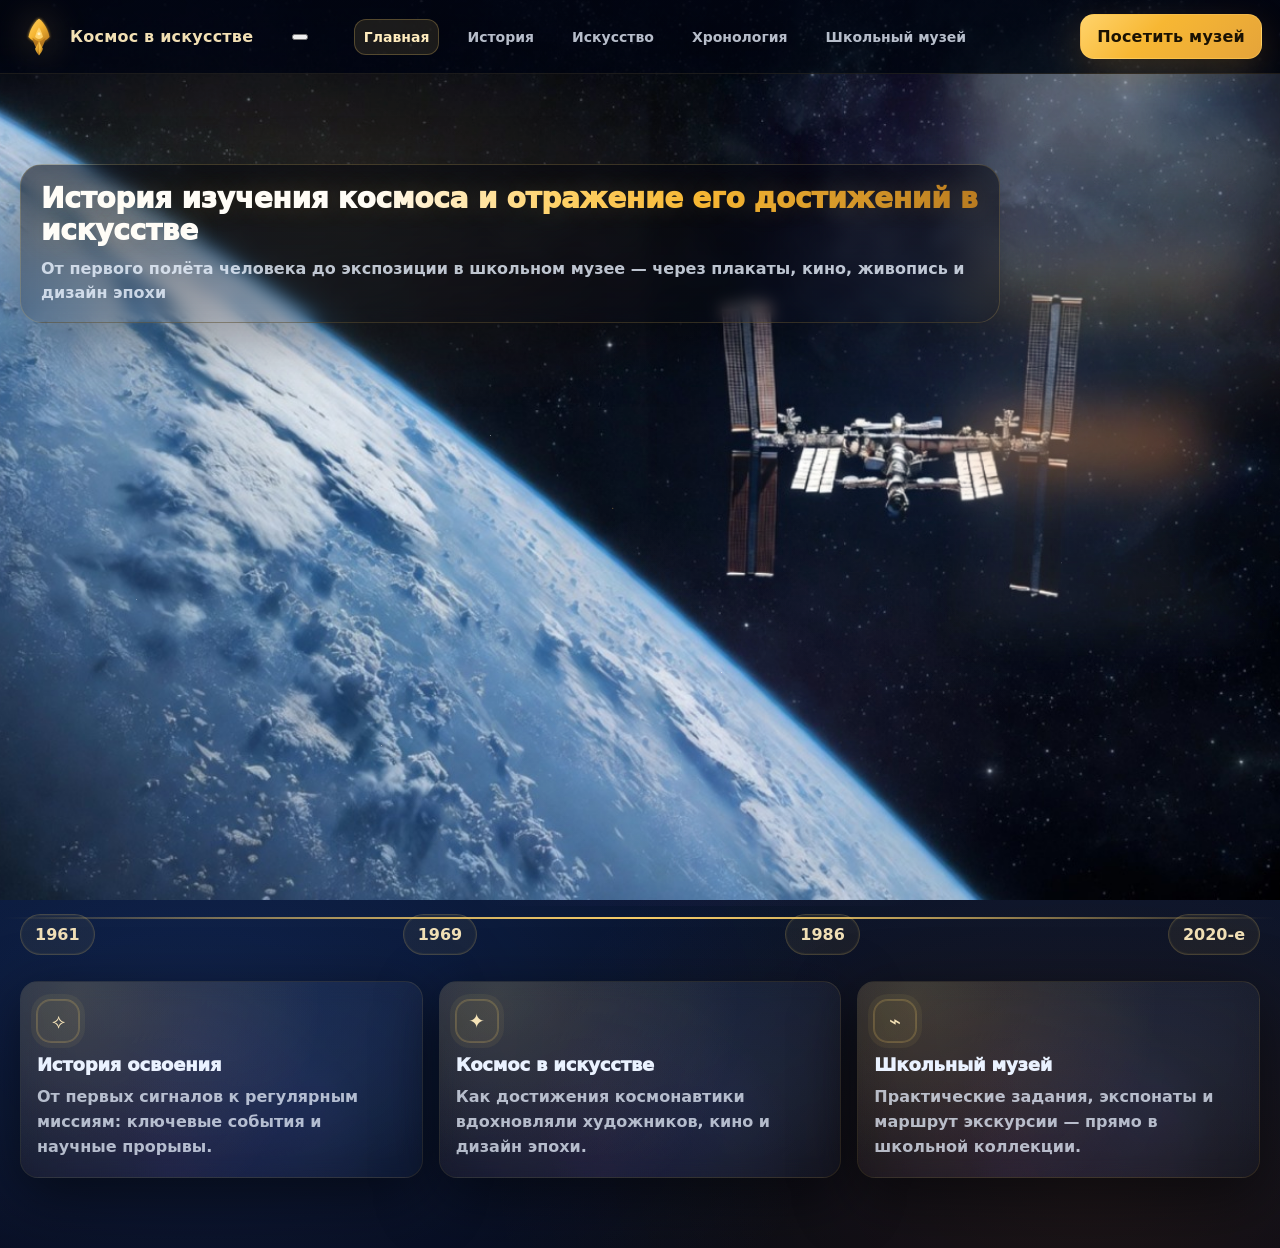
<file: index.html>
<!doctype html>
<html lang="ru">
<head>
  <meta charset="UTF-8" />
  <meta name="viewport" content="width=device-width, initial-scale=1" />
  <title>История изучений космоса и отражение его достижений в искусстве: от первого полёта до экспозиции в школьном музее</title>
  <meta name="description" content="История изучения космоса и отражение его достижений в искусстве: от первого полёта до экспозиции в школьном музее" />
  <link rel="stylesheet" href="styles.css" />
</head>
<body>
  <a class="skip-link" href="#main">Перейти к содержимому</a>

  <div class="frame" aria-label="Мокап веб-страницы">
    <header class="topbar">
      <div class="topbar__inner">
        <div class="logo" aria-label="Логотип">
          <svg class="logo__rocket" viewBox="0 0 64 64" role="img" aria-hidden="true">
            <defs>
              <linearGradient id="gGold" x1="0" y1="0" x2="1" y2="1">
                <stop offset="0" stop-color="#FFD36B"/>
                <stop offset="0.45" stop-color="#F7B733"/>
                <stop offset="1" stop-color="#B7791F"/>
              </linearGradient>
              <filter id="glow" x="-50%" y="-50%" width="200%" height="200%">
                <feGaussianBlur stdDeviation="2.2" result="blur" />
                <feColorMatrix in="blur" type="matrix"
                  values="1 0 0 0 0
                          0 1 0 0 0
                          0 0 1 0 0
                          0 0 0 0.9 0" result="colored"/>
                <feMerge>
                  <feMergeNode in="colored"/>
                  <feMergeNode in="SourceGraphic"/>
                </feMerge>
              </filter>
            </defs>
            <path filter="url(#glow)" fill="url(#gGold)" d="M32 4c8 6 14 17 16 28-5 5-10 8-16 9-6-1-11-4-16-9C18 21 24 10 32 4z"/>
            <path fill="#B7791F" d="M22 33c4 3 7 5 10 6 3-1 6-3 10-6-1 8-5 15-10 23-5-8-9-15-10-23z" opacity="0.95"/>
            <path fill="#FFD36B" d="M32 17c3 5 5 10 6 15-2 2-4 3-6 3s-4-1-6-3c1-5 3-10 6-15z"/>
            <circle cx="32" cy="27" r="2.3" fill="#FFF0C2" opacity="0.95"/>
            <path fill="url(#gGold)" d="M32 38l0 22c-2-2-5-6-6-10 2-4 4-7 6-12z" opacity="0.9"/>
            <path fill="url(#gGold)" d="M32 38l0 22c2-2 5-6 6-10-2-4-4-7-6-12z" opacity="0.9"/>
          </svg>
          <span class="logo__text">Космос в искусстве</span>
        </div>

        <button class="topbar__burger" type="button" aria-label="Открыть меню" aria-controls="site-nav" aria-expanded="false">
          <span class="topbar__burger-lines" aria-hidden="true"></span>
        </button>

        <nav id="site-nav" class="nav" aria-label="Главное меню">
          <a class="nav__link is-active" href="#main">Главная</a>
              <a class="nav__link" href="history.html">История</a>

              <a class="nav__link" href="art.html">Искусство</a>
          <a class="nav__link" href="chronology.html">Хронология</a>
          <a class="nav__link" href="#school-museum">Школьный музей</a>
          
        </nav>


        <div class="topbar__cta">
          <a class="btn btn--gold" href="#school-museum">Посетить музей</a>
        </div>
      </div>
    </header>

    <main id="main" class="main">
      <section class="hero" aria-label="Главный баннер">
        <div class="hero__overlay" aria-hidden="true">
          <div class="hero__overlay-inner">
            <div class="hero__overlay-title">История изучения космоса и отражение его достижений в искусстве</div>
            <div class="hero__overlay-subtitle">От первого полёта человека до экспозиции в школьном музее — через плакаты, кино, живопись и дизайн эпохи</div>
          </div>
        </div>

        <div class="hero__bg" aria-hidden="true">
          <div class="stars" />
          <div class="nebula nebula--a" />
          <div class="nebula nebula--b" />
        </div>

        <div class="hero__content">
          <div class="hero__left">
            <div class="kicker">Исследовательская • Образовательный маршрут</div>
<h1 class="hero__title">
              <span class="hero__title-main">История изучения космоса</span>
              <span class="hero__title-sub">и отражение его достижений</span>
              <span class="hero__title-sub hero__title-sub--gold">в искусстве</span>
            </h1>
            <p class="hero__subtitle">От первого полёта человека до экспозиции в школьном музее</p>

            <div class="hero__actions">
              <a class="btn btn--orange btn--xl" href="history.html">Начать путешествие</a>
              <a class="btn btn--ghost btn--xl" href="#gallery">Перейти в галерею</a>
            </div>

            <div class="hero__meta" role="list">
              <div class="meta-item" role="listitem">
                <span class="meta-item__dot" aria-hidden="true"></span>
                <span>Лекции и артефакты</span>
              </div>
              <div class="meta-item" role="listitem">
                <span class="meta-item__dot" aria-hidden="true"></span>
                <span>Путеводитель по эпохам</span>
              </div>
              <div class="meta-item" role="listitem">
                <span class="meta-item__dot" aria-hidden="true"></span>
                <span>Искусство космических идей</span>
              </div>
            </div>
          </div>

          <div class="hero__right" aria-hidden="true">
            <div class="space-scene">
              <!-- Planet Earth -->
              <div class="earth" aria-hidden="true">
                <div class="earth__glow"></div>
                <div class="earth__surface"></div>
                <div class="earth__atmo"></div>
                <div class="earth__clouds"></div>
              </div>

              <!-- ISS (simplified mock) -->
              <svg class="iss" viewBox="0 0 720 360" preserveAspectRatio="xMidYMid meet">
                <defs>
                  <linearGradient id="issG" x1="0" y1="0" x2="1" y2="0">
                    <stop offset="0" stop-color="#EAEFF7" stop-opacity="0.95"/>
                    <stop offset="0.5" stop-color="#7AA7FF" stop-opacity="0.8"/>
                    <stop offset="1" stop-color="#FFFFFF" stop-opacity="0.95"/>
                  </linearGradient>
                  <filter id="issGlow" x="-30%" y="-30%" width="160%" height="160%">
                    <feGaussianBlur stdDeviation="2.2" result="b"/>
                    <feMerge>
                      <feMergeNode in="b"/>
                      <feMergeNode in="SourceGraphic"/>
                    </feMerge>
                  </filter>
                </defs>

                <g filter="url(#issGlow)" opacity="0.95">
                  <path d="M330 192 L520 156" stroke="url(#issG)" stroke-width="8" stroke-linecap="round" fill="none"/>
                  <path d="M350 222 L560 186" stroke="url(#issG)" stroke-width="6" stroke-linecap="round" fill="none"/>

                  <path d="M220 238 L510 160" stroke="#BFD8FF" stroke-width="2" opacity="0.7" fill="none"/>
                  <path d="M235 262 L540 174" stroke="#A9C8FF" stroke-width="2" opacity="0.65" fill="none"/>

                  <!-- Solar panel -->
                  <g opacity="0.95">
                    <path d="M520 156 L625 126" stroke="#CDE2FF" stroke-width="6" stroke-linecap="round"/>
                    <path d="M512 176 L642 146" stroke="#CDE2FF" stroke-width="2" opacity="0.6"/>
                    <g fill="#D7ECFF" opacity="0.55">
                      <rect x="584" y="140" width="14" height="36" rx="4" />
                      <rect x="604" y="135" width="14" height="36" rx="4" />
                      <rect x="624" y="130" width="14" height="36" rx="4" />
                    </g>
                  </g>

                  <!-- Body -->
                  <path d="M280 210 C305 198 345 190 390 183" stroke="url(#issG)" stroke-width="10" stroke-linecap="round" fill="none"/>
                  <rect x="318" y="194" width="82" height="46" rx="18" fill="#EAF2FF" opacity="0.25"/>
                  <rect x="338" y="204" width="50" height="22" rx="10" fill="#7AA7FF" opacity="0.45"/>

                  <!-- Windows dots -->
                  <g fill="#CBE2FF" opacity="0.7">
                    <circle cx="350" cy="213" r="4"/>
                    <circle cx="366" cy="208" r="4"/>
                    <circle cx="382" cy="204" r="4"/>
                  </g>
                </g>
              </svg>

              <div class="orbit" />
              <div class="comet" />
            </div>
          </div>
        </div>
      </section>

      <section id="timeline" class="timeline" aria-label="Временная шкала">
        <div class="timeline__line" aria-hidden="true"></div>
        <div class="timeline__item">1961</div>
        <div class="timeline__item">1969</div>
        <div class="timeline__item">1986</div>
        <div class="timeline__item">2020-е</div>
      </section>

      <section class="cards" aria-label="Ключевые разделы">
        <article class="card" id="history">
          <div class="card__icon" aria-hidden="true">⟡</div>
          <h2 class="card__title">История освоения</h2>
          <p class="card__text">От первых сигналов к регулярным миссиям: ключевые события и научные прорывы.</p>
        </article>

        <article class="card" id="art">
          <div class="card__icon" aria-hidden="true">✦</div>
          <h2 class="card__title">Космос в искусстве</h2>
          <p class="card__text">Как достижения космонавтики вдохновляли художников, кино и дизайн эпохи.</p>
        </article>

        <article class="card" id="school-museum">
          <div class="card__icon" aria-hidden="true">⌁</div>
          <h2 class="card__title">Школьный музей</h2>
          <p class="card__text">Практические задания, экспонаты и маршрут экскурсии — прямо в школьной коллекции.</p>
        </article>
      </section>

      
    </main>
  </div>

  <script src="app.js"></script>
</body>
</html>
</file>
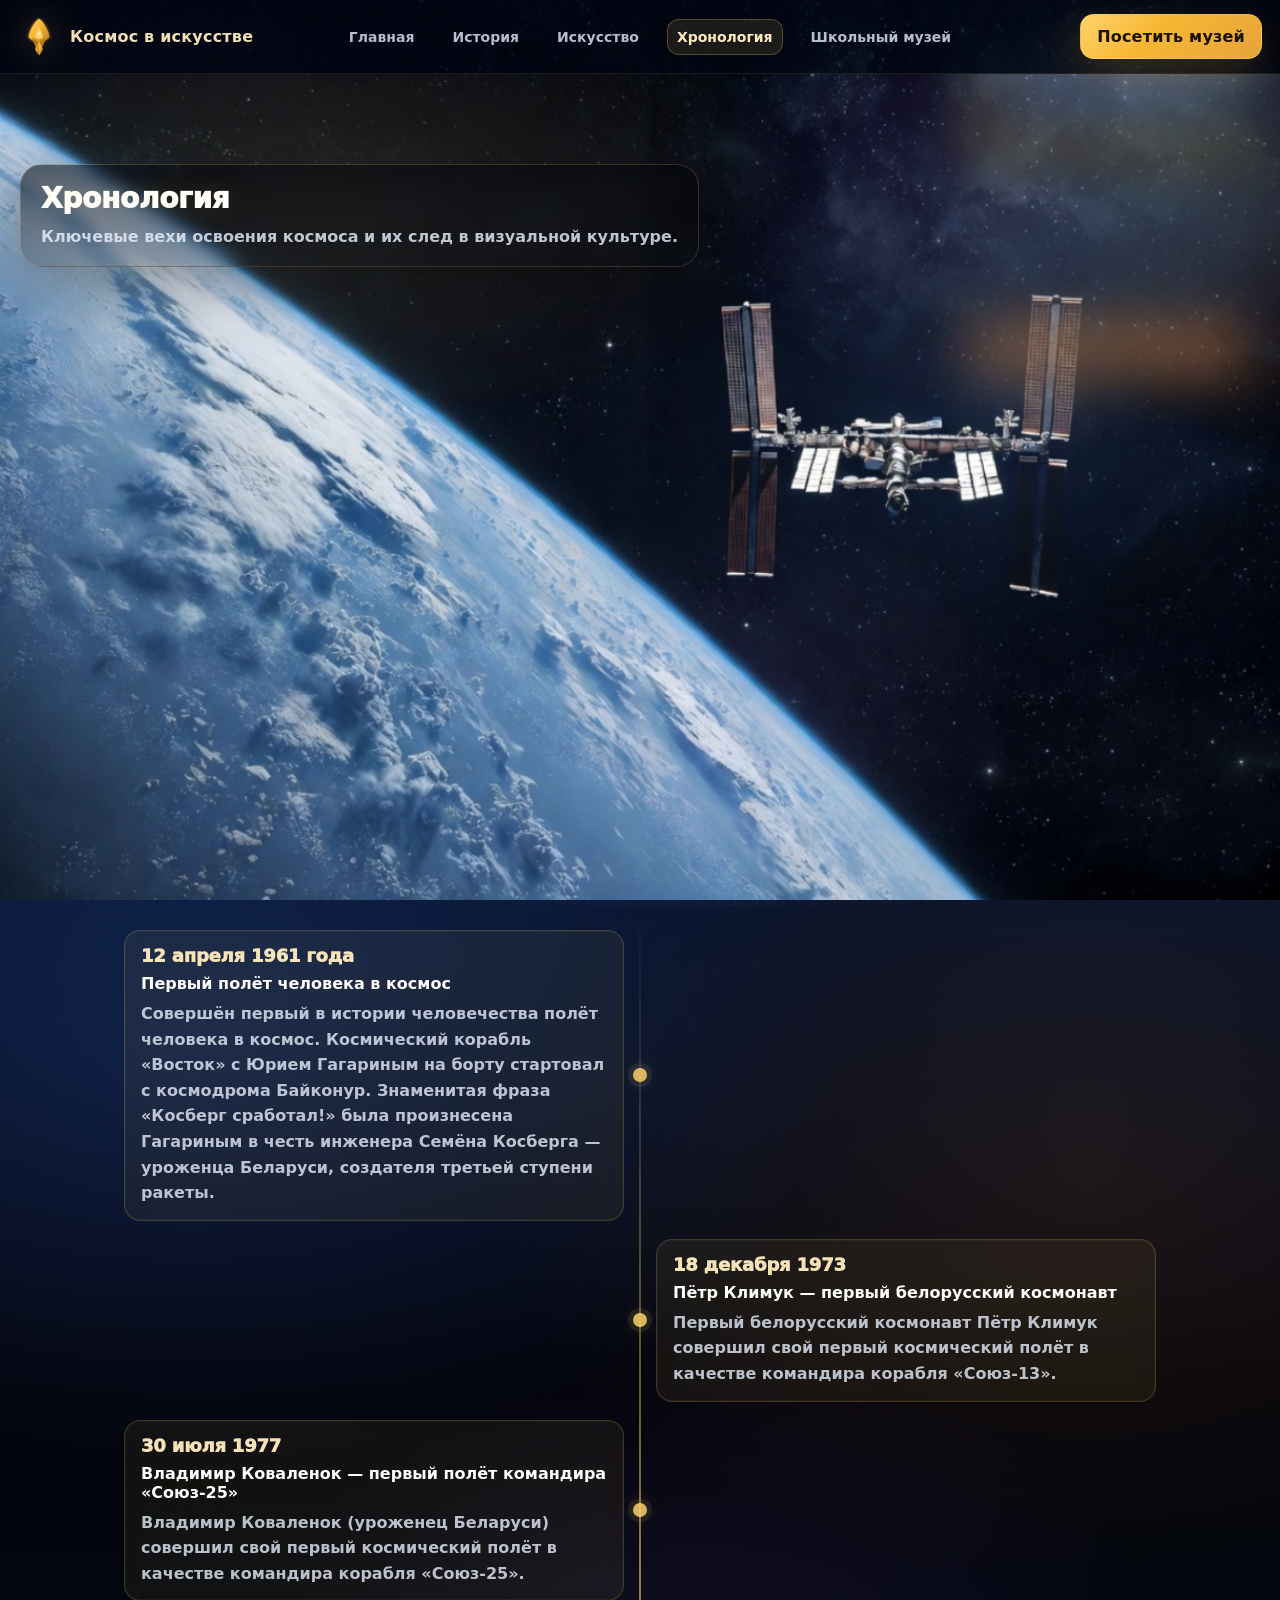
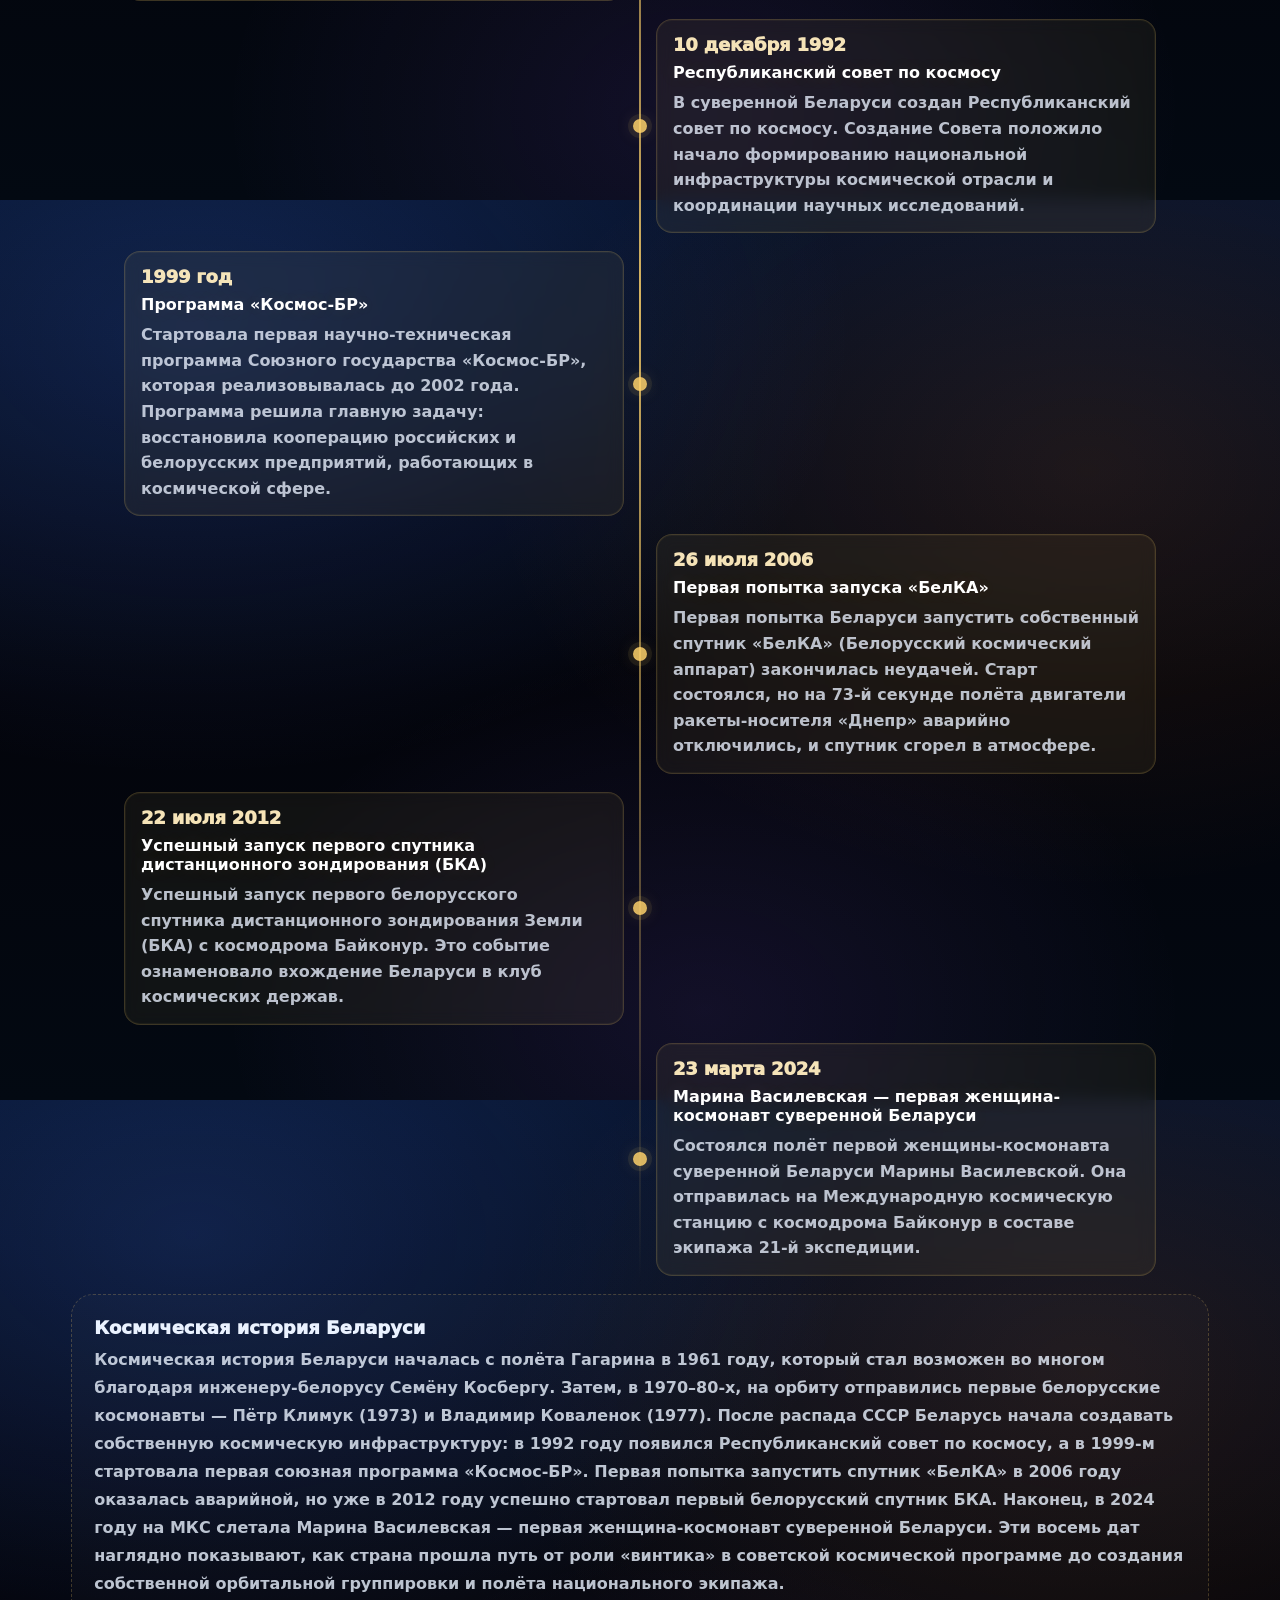
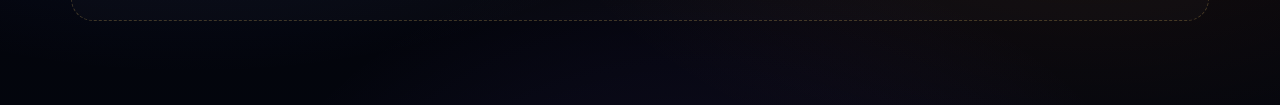
<file: chronology.html>
<!doctype html>
<html lang="ru">
<head>
  <meta charset="UTF-8" />
  <meta name="viewport" content="width=device-width, initial-scale=1" />
  <title>Хронология — Космос в искусстве</title>
  <meta name="description" content="Страница «Хронология»: основные вехи освоения космоса и их влияние на визуальную культуру." />
  <link rel="stylesheet" href="styles.css" />
</head>
<body>
  <a class="skip-link" href="#main">Перейти к содержимому</a>

  <div class="frame" aria-label="Мокап веб-страницы">
    <header class="topbar">
      <div class="topbar__inner">
        <div class="logo" aria-label="Логотип">
          <svg class="logo__rocket" viewBox="0 0 64 64" role="img" aria-hidden="true">
            <defs>
              <linearGradient id="gGold" x1="0" y1="0" x2="1" y2="1">
                <stop offset="0" stop-color="#FFD36B"/>
                <stop offset="0.45" stop-color="#F7B733"/>
                <stop offset="1" stop-color="#B7791F"/>
              </linearGradient>
              <filter id="glow" x="-50%" y="-50%" width="200%" height="200%">
                <feGaussianBlur stdDeviation="2.2" result="blur" />
                <feColorMatrix in="blur" type="matrix"
                  values="1 0 0 0 0
                          0 1 0 0 0
                          0 0 1 0 0
                          0 0 0 0.9 0" result="colored"/>
                <feMerge>
                  <feMergeNode in="colored"/>
                  <feMergeNode in="SourceGraphic"/>
                </feMerge>
              </filter>
            </defs>
            <path filter="url(#glow)" fill="url(#gGold)" d="M32 4c8 6 14 17 16 28-5 5-10 8-16 9-6-1-11-4-16-9C18 21 24 10 32 4z"/>
            <path fill="#B7791F" d="M22 33c4 3 7 5 10 6 3-1 6-3 10-6-1 8-5 15-10 23-5-8-9-15-10-23z" opacity="0.95"/>
            <path fill="#FFD36B" d="M32 17c3 5 5 10 6 15-2 2-4 3-6 3s-4-1-6-3c1-5 3-10 6-15z"/>
            <circle cx="32" cy="27" r="2.3" fill="#FFF0C2" opacity="0.95"/>
            <path fill="url(#gGold)" d="M32 38l0 22c-2-2-5-6-6-10 2-4 4-7 6-12z" opacity="0.9"/>
            <path fill="url(#gGold)" d="M32 38l0 22c2-2 5-6 6-10-2-4-4-7-6-12z" opacity="0.9"/>
          </svg>
          <span class="logo__text">Космос в искусстве</span>
        </div>

        <nav class="nav" aria-label="Главное меню">
          <a class="nav__link" href="index.html">Главная</a>
          <a class="nav__link" href="history.html">История</a>
          <a class="nav__link" href="art.html">Искусство</a>
          <a class="nav__link is-active" href="chronology.html">Хронология</a>
          <a class="nav__link" href="#school-museum">Школьный музей</a>
        </nav>

        <div class="topbar__cta">
          <a class="btn btn--gold" href="index.html#school-museum">Посетить музей</a>
        </div>
      </div>
    </header>

    <main id="main" class="main">
      <section class="hero" aria-label="Заголовок страницы">
        <div class="hero__overlay" aria-hidden="true">
          <div class="hero__overlay-inner">
            <div class="hero__overlay-title">Хронология</div>
            <div class="hero__overlay-subtitle">Ключевые вехи освоения космоса и их след в визуальной культуре.</div>
          </div>
        </div>

        <div class="hero__bg" aria-hidden="true">
          <div class="stars" />
          <div class="nebula nebula--a" />
          <div class="nebula nebula--b" />
        </div>

        <div class="hero__content">
          <div class="hero__left">
            <div class="kicker">Раздел • Хронология</div>
            <h1 class="hero__title">
              <span class="hero__title-main">Хронология</span>
              <span class="hero__title-sub">вехи космоса</span>
              <span class="hero__title-sub hero__title-sub--gold">и вдохновение</span>
            </h1>
            <p class="hero__subtitle">Прокрутите временную шкалу и выберите событие. Текст ниже — краткие пояснения для учебной страницы.</p>

            <div class="hero__actions">
              <a class="btn btn--orange btn--xl" href="index.html#timeline">К хронологии на главной</a>
              <a class="btn btn--ghost btn--xl" href="#timeline-detail">К деталям</a>
            </div>
          </div>

          <div class="hero__right" aria-hidden="true">
            <div class="space-scene">
              <div class="earth">
                <div class="earth__glow"></div>
                <div class="earth__surface"></div>
                <div class="earth__atmo"></div>
                <div class="earth__clouds"></div>
              </div>

              <svg class="iss" viewBox="0 0 720 360" preserveAspectRatio="xMidYMid meet">
                <defs>
                  <linearGradient id="issG" x1="0" y1="0" x2="1" y2="0">
                    <stop offset="0" stop-color="#EAEFF7" stop-opacity="0.95"/>
                    <stop offset="0.5" stop-color="#7AA7FF" stop-opacity="0.8"/>
                    <stop offset="1" stop-color="#FFFFFF" stop-opacity="0.95"/>
                  </linearGradient>
                  <filter id="issGlow" x="-30%" y="-30%" width="160%" height="160%">
                    <feGaussianBlur stdDeviation="2.2" result="b"/>
                    <feMerge>
                      <feMergeNode in="b"/>
                      <feMergeNode in="SourceGraphic"/>
                    </feMerge>
                  </filter>
                </defs>

                <g filter="url(#issGlow)" opacity="0.95">
                  <path d="M330 192 L520 156" stroke="url(#issG)" stroke-width="8" stroke-linecap="round" fill="none"/>
                  <path d="M350 222 L560 186" stroke="url(#issG)" stroke-width="6" stroke-linecap="round" fill="none"/>

                  <path d="M220 238 L510 160" stroke="#BFD8FF" stroke-width="2" opacity="0.7" fill="none"/>
                  <path d="M235 262 L540 174" stroke="#A9C8FF" stroke-width="2" opacity="0.65" fill="none"/>

                  <g opacity="0.95">
                    <path d="M520 156 L625 126" stroke="#CDE2FF" stroke-width="6" stroke-linecap="round"/>
                    <path d="M512 176 L642 146" stroke="#CDE2FF" stroke-width="2" opacity="0.6"/>
                    <g fill="#D7ECFF" opacity="0.55">
                      <rect x="584" y="140" width="14" height="36" rx="4" />
                      <rect x="604" y="135" width="14" height="36" rx="4" />
                      <rect x="624" y="130" width="14" height="36" rx="4" />
                    </g>
                  </g>

                  <path d="M280 210 C305 198 345 190 390 183" stroke="url(#issG)" stroke-width="10" stroke-linecap="round" fill="none"/>
                  <rect x="318" y="194" width="82" height="46" rx="18" fill="#EAF2FF" opacity="0.25"/>
                  <rect x="338" y="204" width="50" height="22" rx="10" fill="#7AA7FF" opacity="0.45"/>

                  <g fill="#CBE2FF" opacity="0.7">
                    <circle cx="350" cy="213" r="4"/>
                    <circle cx="366" cy="208" r="4"/>
                    <circle cx="382" cy="204" r="4"/>
                  </g>
                </g>
              </svg>

              <div class="orbit"></div>
              <div class="comet"></div>
            </div>
          </div>
        </div>
      </section>

      <section id="timeline" class="chronology" aria-label="Вертикальная хронология">
        <div class="chronology__track" aria-hidden="true"></div>

        <article class="chronology__event" data-year="12 апреля 1961">
          <div class="chronology__dot" aria-hidden="true"></div>
          <a class="chronology__card" href="#timeline-detail" aria-label="12 апреля 1961 года">
            <div class="chronology__year">12 апреля 1961 года</div>
            <div class="chronology__title">Первый полёт человека в космос</div>
            <div class="chronology__text">Совершён первый в истории человечества полёт человека в космос. Космический корабль «Восток» с Юрием Гагариным на борту стартовал с космодрома Байконур. Знаменитая фраза «Косберг сработал!» была произнесена Гагариным в честь инженера Семёна Косберга — уроженца Беларуси, создателя третьей ступени ракеты.</div>
          </a>
        </article>

        <article class="chronology__event" data-year="18 декабря 1973">
          <div class="chronology__dot" aria-hidden="true"></div>
          <a class="chronology__card" href="#timeline-detail" aria-label="18 декабря 1973 года">
            <div class="chronology__year">18 декабря 1973</div>
            <div class="chronology__title">Пётр Климук — первый белорусский космонавт</div>
            <div class="chronology__text">Первый белорусский космонавт Пётр Климук совершил свой первый космический полёт в качестве командира корабля «Союз-13».</div>
          </a>
        </article>

        <article class="chronology__event" data-year="30 июля 1977">
          <div class="chronology__dot" aria-hidden="true"></div>
          <a class="chronology__card" href="#timeline-detail" aria-label="30 июля 1977 года">
            <div class="chronology__year">30 июля 1977</div>
            <div class="chronology__title">Владимир Коваленок — первый полёт командира «Союз-25»</div>
            <div class="chronology__text">Владимир Коваленок (уроженец Беларуси) совершил свой первый космический полёт в качестве командира корабля «Союз-25».</div>
          </a>
        </article>

        <article class="chronology__event" data-year="10 декабря 1992">
          <div class="chronology__dot" aria-hidden="true"></div>
          <a class="chronology__card" href="#timeline-detail" aria-label="10 декабря 1992 года">
            <div class="chronology__year">10 декабря 1992</div>
            <div class="chronology__title">Республиканский совет по космосу</div>
            <div class="chronology__text">В суверенной Беларуси создан Республиканский совет по космосу. Создание Совета положило начало формированию национальной инфраструктуры космической отрасли и координации научных исследований.</div>
          </a>
        </article>

        <article class="chronology__event" data-year="1999">
          <div class="chronology__dot" aria-hidden="true"></div>
          <a class="chronology__card" href="#timeline-detail" aria-label="1999 год">
            <div class="chronology__year">1999 год</div>
            <div class="chronology__title">Программа «Космос-БР»</div>
            <div class="chronology__text">Стартовала первая научно-техническая программа Союзного государства «Космос-БР», которая реализовывалась до 2002 года. Программа решила главную задачу: восстановила кооперацию российских и белорусских предприятий, работающих в космической сфере.</div>
          </a>
        </article>

        <article class="chronology__event" data-year="26 июля 2006">
          <div class="chronology__dot" aria-hidden="true"></div>
          <a class="chronology__card" href="#timeline-detail" aria-label="26 июля 2006 года">
            <div class="chronology__year">26 июля 2006</div>
            <div class="chronology__title">Первая попытка запуска «БелКА»</div>
            <div class="chronology__text">Первая попытка Беларуси запустить собственный спутник «БелКА» (Белорусский космический аппарат) закончилась неудачей. Старт состоялся, но на 73-й секунде полёта двигатели ракеты-носителя «Днепр» аварийно отключились, и спутник сгорел в атмосфере.</div>
          </a>
        </article>

        <article class="chronology__event" data-year="22 июля 2012">
          <div class="chronology__dot" aria-hidden="true"></div>
          <a class="chronology__card" href="#timeline-detail" aria-label="22 июля 2012 года">
            <div class="chronology__year">22 июля 2012</div>
            <div class="chronology__title">Успешный запуск первого спутника дистанционного зондирования (БКА)</div>
            <div class="chronology__text">Успешный запуск первого белорусского спутника дистанционного зондирования Земли (БКА) с космодрома Байконур. Это событие ознаменовало вхождение Беларуси в клуб космических держав.</div>
          </a>
        </article>

        <article class="chronology__event" data-year="23 марта 2024">
          <div class="chronology__dot" aria-hidden="true"></div>
          <a class="chronology__card" href="#timeline-detail" aria-label="23 марта 2024 года">
            <div class="chronology__year">23 марта 2024</div>
            <div class="chronology__title">Марина Василевская — первая женщина-космонавт суверенной Беларуси</div>
            <div class="chronology__text">Состоялся полёт первой женщины-космонавта суверенной Беларуси Марины Василевской. Она отправилась на Международную космическую станцию с космодрома Байконур в составе экипажа 21-й экспедиции.</div>
          </a>
        </article>

      </section>


      <section id="timeline-detail" class="section-spacer" aria-label="Текст о космической истории Беларуси" style="max-width:92%; margin:-16px auto 0; padding-bottom:44px;">

        <div class="gallery-hint">
          <div class="gallery-hint__title">Космическая история Беларуси</div>
          <div class="gallery-hint__sub" id="timeline-text">
            <p style="margin:0; font-weight:650; line-height:1.75; color: rgba(234,242,255,.80);">
              Космическая история Беларуси началась с полёта Гагарина в 1961 году, который стал возможен во многом благодаря инженеру-белорусу Семёну Косбергу. Затем, в 1970–80-х, на орбиту отправились первые белорусские космонавты — Пётр Климук (1973) и Владимир Коваленок (1977). После распада СССР Беларусь начала создавать собственную космическую инфраструктуру: в 1992 году появился Республиканский совет по космосу, а в 1999-м стартовала первая союзная программа «Космос-БР». Первая попытка запустить спутник «БелКА» в 2006 году оказалась аварийной, но уже в 2012 году успешно стартовал первый белорусский спутник БКА. Наконец, в 2024 году на МКС слетала Марина Василевская — первая женщина-космонавт суверенной Беларуси. Эти восемь дат наглядно показывают, как страна прошла путь от роли «винтика» в советской космической программе до создания собственной орбитальной группировки и полёта национального экипажа.
            </p>
          </div>
        </div>
      </section>


    </main>
  </div>

  <script src="app.js"></script>
  <script>
    // Minimal local interactivity: highlight selected year card
    (function () {
      const links = Array.from(document.querySelectorAll('#timeline .timeline__item'));
      const cards = Array.from(document.querySelectorAll('#timeline-detail .card[data-year]'));
      const text = document.getElementById('timeline-text');

      const setActive = (year) => {
        links.forEach(a => a.style.backgroundColor = '');
        cards.forEach(c => {
          const isActive = c.getAttribute('data-year') === year;
          c.style.borderColor = isActive ? 'rgba(255,211,107,.35)' : 'rgba(255,211,107,.12)';
          c.style.transform = isActive ? 'translateY(-2px)' : '';
          c.style.transition = 'transform .15s ease, border-color .15s ease';
        });
      };

      links.forEach(a => {
        a.addEventListener('click', (e) => {
          const year = a.getAttribute('data-year');
          if (year) {
            setActive(year);
            const p = text.querySelector('p');
            if (p) {
              p.textContent = `Выбрано: ${year}. Ниже — короткие заметки по вехе.`;
            }
          }
        });
      });
    })();
  </script>
</body>
</html>
</file>
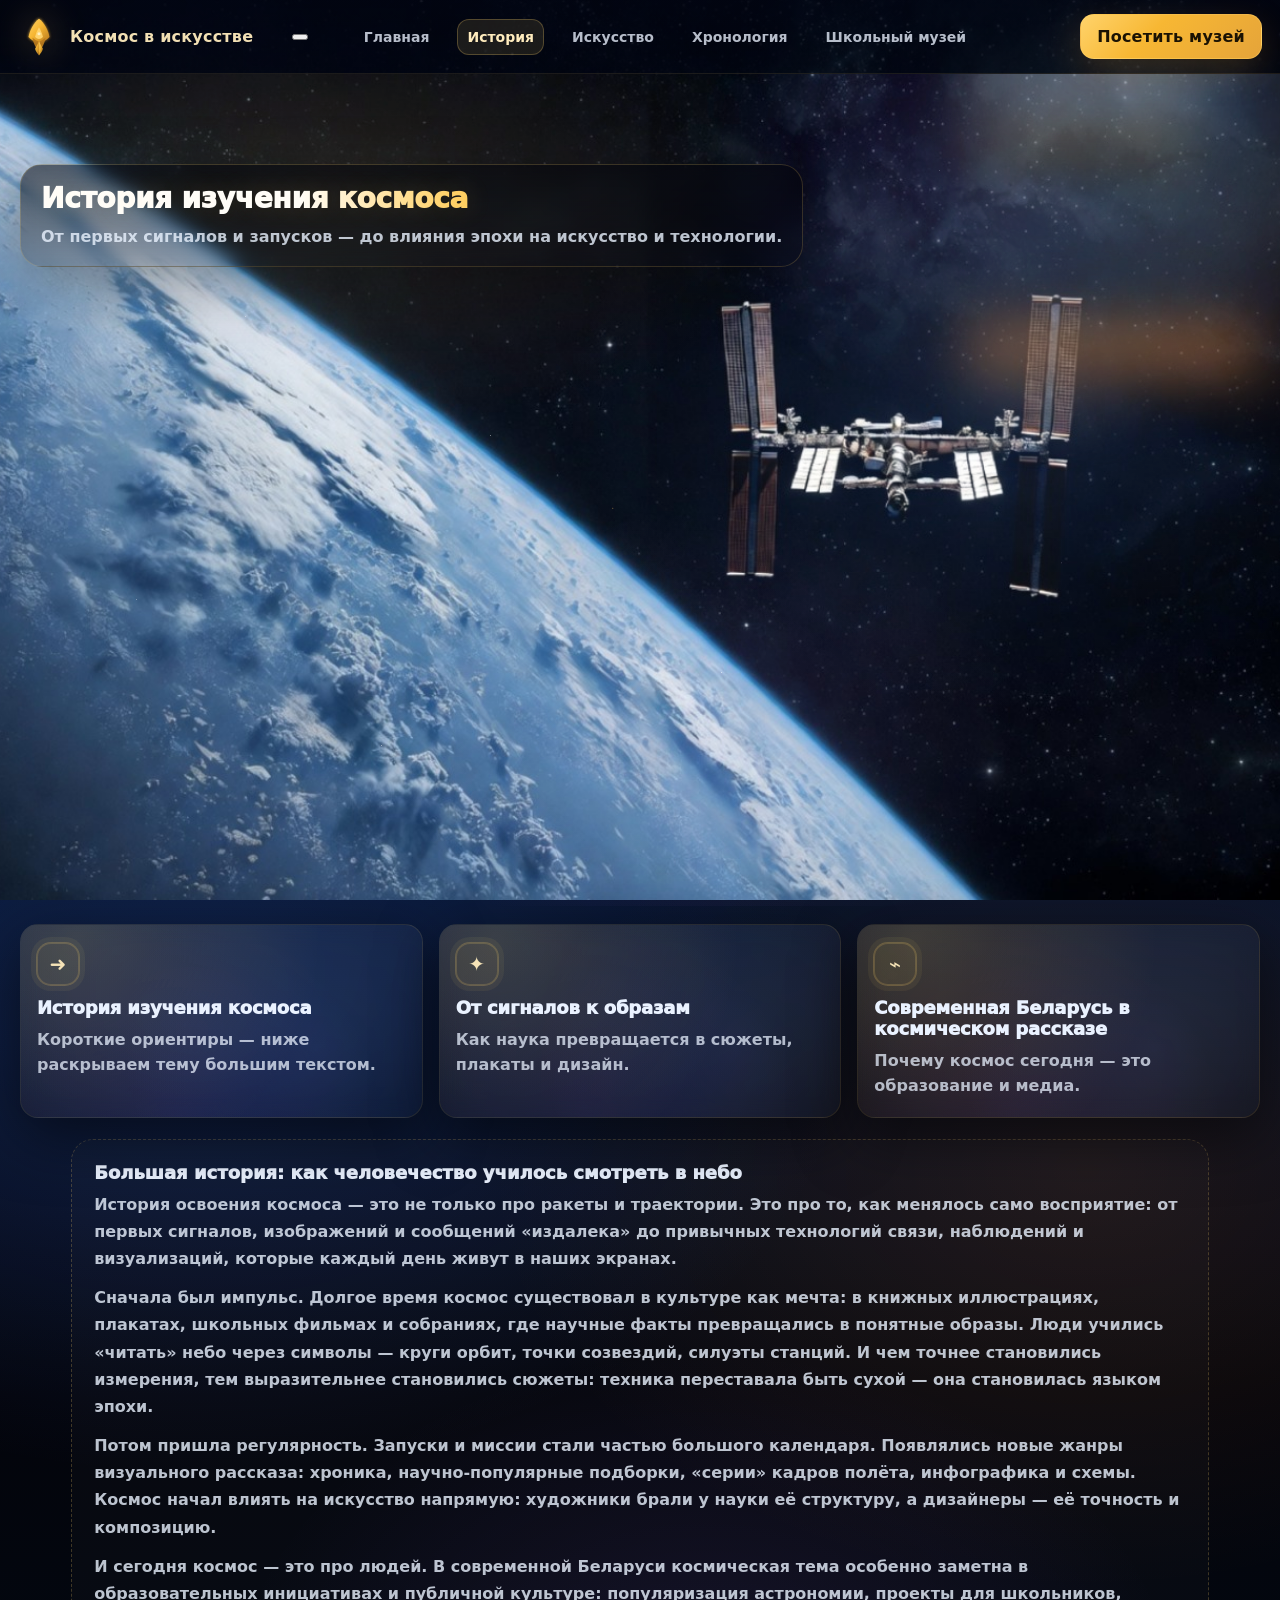
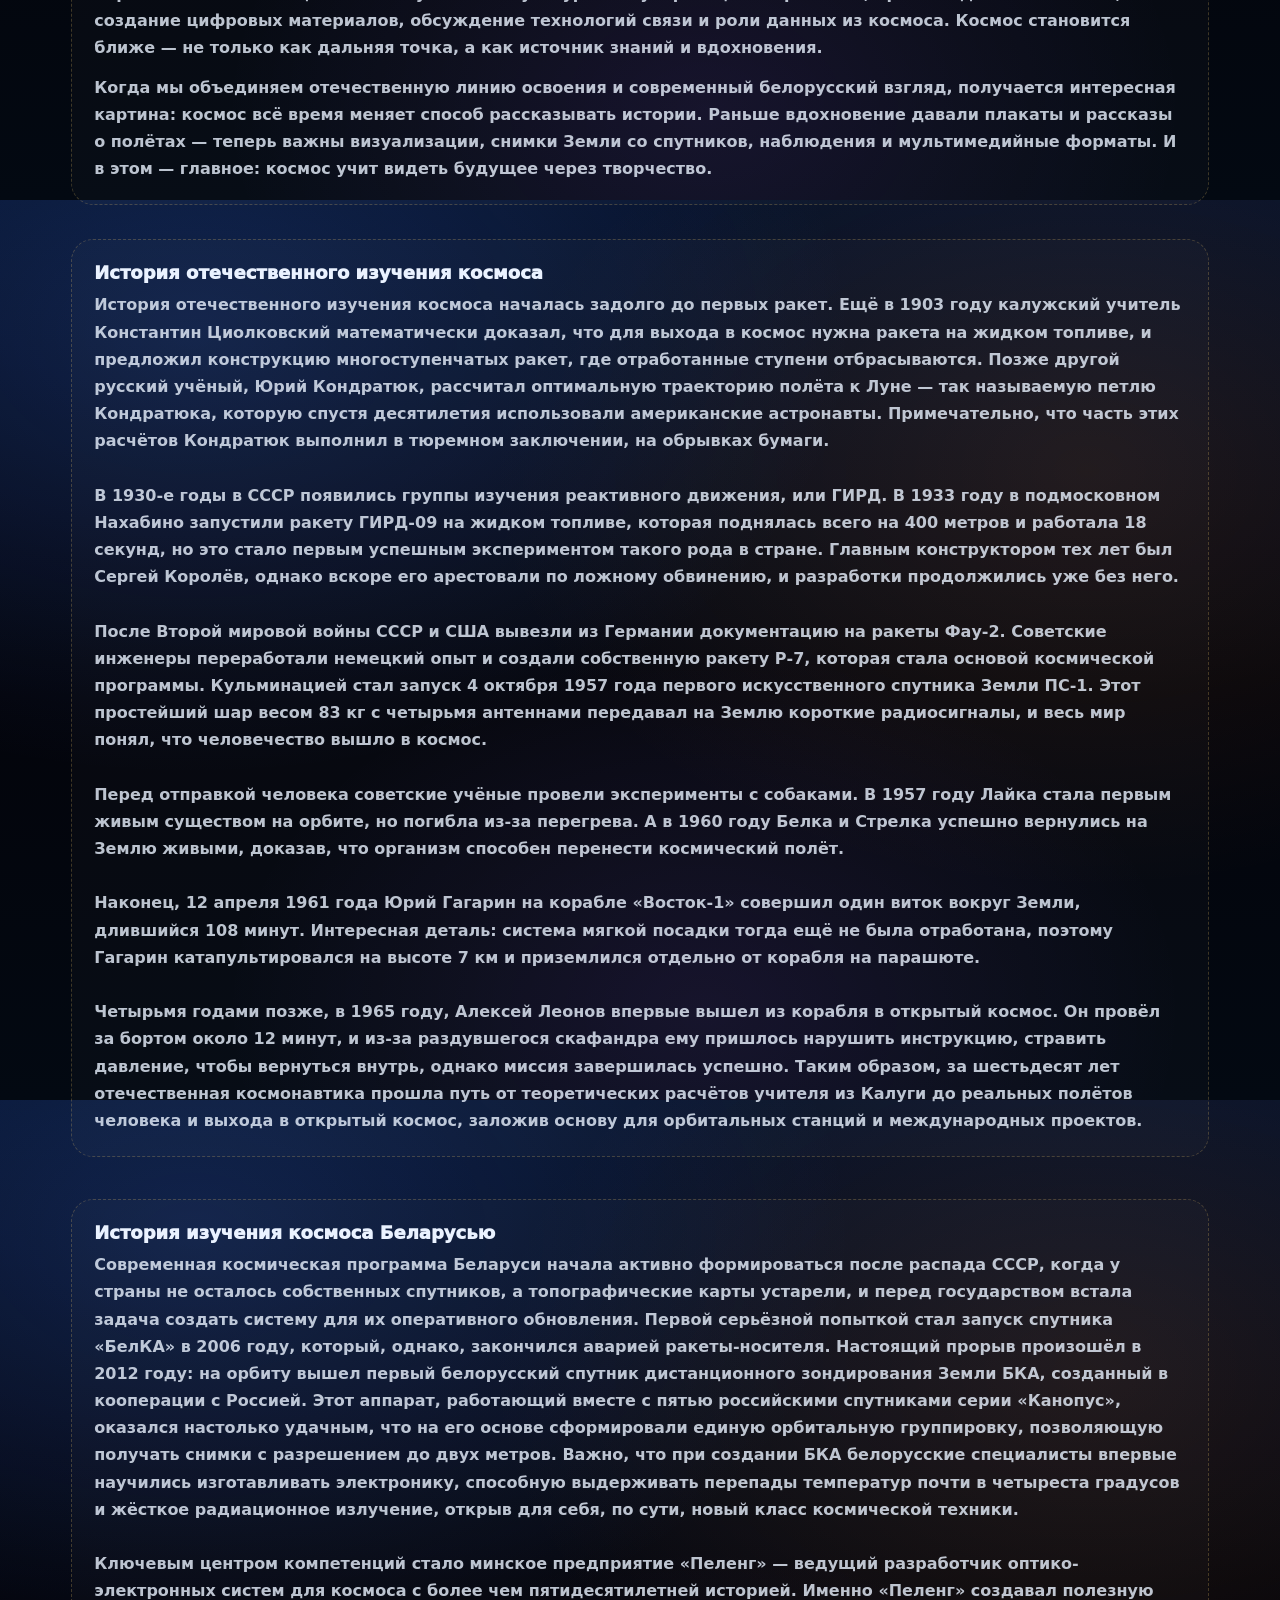
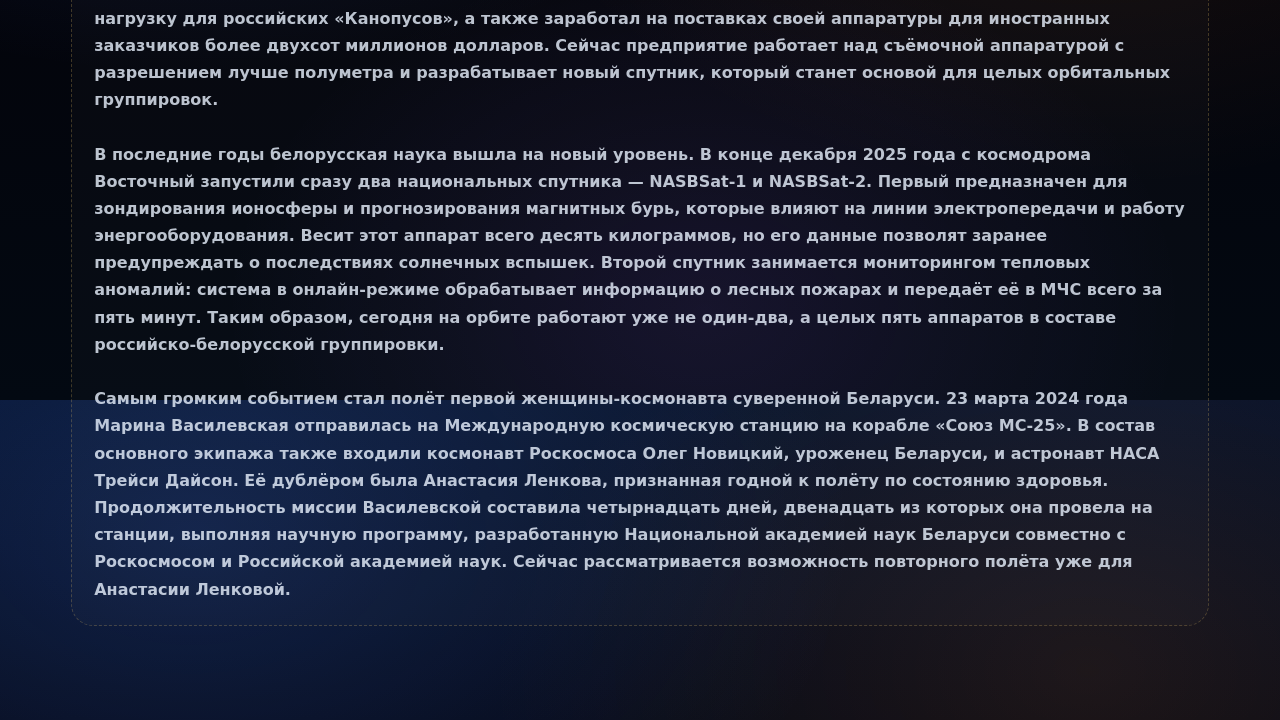
<file: history.html>
<!doctype html>
<html lang="ru">
<head>
  <meta charset="UTF-8" />
  <meta name="viewport" content="width=device-width, initial-scale=1" />
  <title>История — Космос в искусстве: от Гагарина до эпохи</title>
  <meta name="description" content="История изучения космоса и отражение его достижений в искусстве — на отдельной странице." />
  <link rel="stylesheet" href="styles.css" />
</head>
<body>
  <a class="skip-link" href="#main">Перейти к содержимому</a>

  <div class="frame" aria-label="Мокап вeb-страницы">
    <header class="topbar">
      <div class="topbar__inner">
          <div class="logo" aria-label="Логотип">
          <svg class="logo__rocket" viewBox="0 0 64 64" role="img" aria-hidden="true">
            <defs>
              <linearGradient id="gGold" x1="0" y1="0" x2="1" y2="1">
                <stop offset="0" stop-color="#FFD36B"/>
                <stop offset="0.45" stop-color="#F7B733"/>
                <stop offset="1" stop-color="#B7791F"/>
              </linearGradient>
              <filter id="glow" x="-50%" y="-50%" width="200%" height="200%">
                <feGaussianBlur stdDeviation="2.2" result="blur" />
                <feColorMatrix in="blur" type="matrix"
                  values="1 0 0 0 0
                          0 1 0 0 0
                          0 0 1 0 0
                          0 0 0 0.9 0" result="colored"/>
                <feMerge>
                  <feMergeNode in="colored"/>
                  <feMergeNode in="SourceGraphic"/>
                </feMerge>
              </filter>
            </defs>
            <path filter="url(#glow)" fill="url(#gGold)" d="M32 4c8 6 14 17 16 28-5 5-10 8-16 9-6-1-11-4-16-9C18 21 24 10 32 4z"/>
            <path fill="#B7791F" d="M22 33c4 3 7 5 10 6 3-1 6-3 10-6-1 8-5 15-10 23-5-8-9-15-10-23z" opacity="0.95"/>
            <path fill="#FFD36B" d="M32 17c3 5 5 10 6 15-2 2-4 3-6 3s-4-1-6-3c1-5 3-10 6-15z"/>
            <circle cx="32" cy="27" r="2.3" fill="#FFF0C2" opacity="0.95"/>
            <path fill="url(#gGold)" d="M32 38l0 22c-2-2-5-6-6-10 2-4 4-7 6-12z" opacity="0.9"/>
            <path fill="url(#gGold)" d="M32 38l0 22c2-2 5-6 6-10-2-4-4-7-6-12z" opacity="0.9"/>
          </svg>
          <span class="logo__text">Космос в искусстве</span>
        </div>


        <button class="topbar__burger" type="button" aria-label="Открыть меню" aria-controls="site-nav" aria-expanded="false">
          <span class="topbar__burger-lines" aria-hidden="true"></span>
        </button>

        <nav id="site-nav" class="nav" aria-label="Главное меню">
          <a class="nav__link" href="index.html">Главная</a>
          <a class="nav__link is-active" href="history.html">История</a>
          <a class="nav__link" href="art.html">Искусство</a>

          <a class="nav__link" href="chronology.html">Хронология</a>
          <a class="nav__link" href="#school-museum">Школьный музей</a>
        </nav>


        <div class="topbar__cta">
          <a class="btn btn--gold" href="#school-museum">Посетить музей</a>
        </div>
      </div>
    </header>

    <main id="main" class="main">
      <section class="hero" aria-label="Заголовок страницы">
        <div class="hero__overlay" aria-hidden="true">
          <div class="hero__overlay-inner">
            <div class="hero__overlay-title">История изучения космоса</div>
            <div class="hero__overlay-subtitle">От первых сигналов и запусков — до влияния эпохи на искусство и технологии.</div>
          </div>
        </div>

        <div class="hero__bg" aria-hidden="true">
          <div class="stars" />
          <div class="nebula nebula--a" />
          <div class="nebula nebula--b" />
        </div>

        <div class="hero__content">
          <div class="hero__left">
            <div class="kicker">Раздел • История</div>
            <h1 class="hero__title">
              <span class="hero__title-main">История</span>
              <span class="hero__title-sub">космоса в искусстве</span>
              <span class="hero__title-sub hero__title-sub--gold">в деталях</span>
            </h1>
            <p class="hero__subtitle">
              Ниже — краткое описание и ключевые акценты. Остальные разделы остаются на главной странице.
            </p>
            <div class="hero__actions">
              <a class="btn btn--orange btn--xl" href="index.html#history">К содержанию на главной</a>
              <a class="btn btn--ghost btn--xl" href="index.html#timeline">К хронологии</a>
            </div>
          </div>

          <div class="hero__right" aria-hidden="true">
            <div class="space-scene">
              <div class="earth">
                <div class="earth__glow"></div>
                <div class="earth__surface"></div>
                <div class="earth__atmo"></div>
                <div class="earth__clouds"></div>
              </div>

              <svg class="iss" viewBox="0 0 720 360" preserveAspectRatio="xMidYMid meet">
                <defs>
                  <linearGradient id="issG" x1="0" y1="0" x2="1" y2="0">
                    <stop offset="0" stop-color="#EAEFF7" stop-opacity="0.95"/>
                    <stop offset="0.5" stop-color="#7AA7FF" stop-opacity="0.8"/>
                    <stop offset="1" stop-color="#FFFFFF" stop-opacity="0.95"/>
                  </linearGradient>
                  <filter id="issGlow" x="-30%" y="-30%" width="160%" height="160%">
                    <feGaussianBlur stdDeviation="2.2" result="b"/>
                    <feMerge>
                      <feMergeNode in="b"/>
                      <feMergeNode in="SourceGraphic"/>
                    </feMerge>
                  </filter>
                </defs>

                <g filter="url(#issGlow)" opacity="0.95">
                  <path d="M330 192 L520 156" stroke="url(#issG)" stroke-width="8" stroke-linecap="round" fill="none"/>
                  <path d="M350 222 L560 186" stroke="url(#issG)" stroke-width="6" stroke-linecap="round" fill="none"/>

                  <path d="M220 238 L510 160" stroke="#BFD8FF" stroke-width="2" opacity="0.7" fill="none"/>
                  <path d="M235 262 L540 174" stroke="#A9C8FF" stroke-width="2" opacity="0.65" fill="none"/>

                  <g opacity="0.95">
                    <path d="M520 156 L625 126" stroke="#CDE2FF" stroke-width="6" stroke-linecap="round"/>
                    <path d="M512 176 L642 146" stroke="#CDE2FF" stroke-width="2" opacity="0.6"/>
                    <g fill="#D7ECFF" opacity="0.55">
                      <rect x="584" y="140" width="14" height="36" rx="4" />
                      <rect x="604" y="135" width="14" height="36" rx="4" />
                      <rect x="624" y="130" width="14" height="36" rx="4" />
                    </g>
                  </g>

                  <path d="M280 210 C305 198 345 190 390 183" stroke="url(#issG)" stroke-width="10" stroke-linecap="round" fill="none"/>
                  <rect x="318" y="194" width="82" height="46" rx="18" fill="#EAF2FF" opacity="0.25"/>
                  <rect x="338" y="204" width="50" height="22" rx="10" fill="#7AA7FF" opacity="0.45"/>

                  <g fill="#CBE2FF" opacity="0.7">
                    <circle cx="350" cy="213" r="4"/>
                    <circle cx="366" cy="208" r="4"/>
                    <circle cx="382" cy="204" r="4"/>
                  </g>
                </g>
              </svg>

              <div class="orbit"></div>
              <div class="comet"></div>
            </div>
          </div>
        </div>
      </section>

      <section class="cards" aria-label="История">
        <article class="card" id="history">
          <div class="card__icon" aria-hidden="true">➜</div>
          <h2 class="card__title">История изучения космоса</h2>
          <p class="card__text">Короткие ориентиры — ниже раскрываем тему большим текстом.</p>
        </article>

        <article class="card">
          <div class="card__icon" aria-hidden="true">✦</div>
          <h2 class="card__title">От сигналов к образам</h2>
          <p class="card__text">Как наука превращается в сюжеты, плакаты и дизайн.</p>
        </article>

        <article class="card">
          <div class="card__icon" aria-hidden="true">⌁</div>
          <h2 class="card__title">Современная Беларусь в космическом рассказе</h2>
          <p class="card__text">Почему космос сегодня — это образование и медиа.</p>
        </article>
      </section>

      <section class="section-spacer" aria-label="Текст истории" style="max-width:92%; margin:-35px auto 0;">
        <div class="gallery-hint">
          <div class="gallery-hint__title">Большая история: как человечество училось смотреть в небо</div>
          <div class="gallery-hint__sub">
            <p style="margin:0 0 12px; font-weight:650; line-height:1.7; color: rgba(234,242,255,.80);">
              История освоения космоса — это не только про ракеты и траектории. Это про то, как менялось само
              восприятие: от первых сигналов, изображений и сообщений «издалека» до привычных технологий связи,
              наблюдений и визуализаций, которые каждый день живут в наших экранах.
            </p>
            <p style="margin:0 0 12px; font-weight:650; line-height:1.7; color: rgba(234,242,255,.80);">
              <b>Сначала был импульс.</b> Долгое время космос существовал в культуре как мечта: в книжных иллюстрациях,
              плакатах, школьных фильмах и собраниях, где научные факты превращались в понятные образы.
              Люди учились «читать» небо через символы — круги орбит, точки созвездий, силуэты станций.
              И чем точнее становились измерения, тем выразительнее становились сюжеты: техника переставала быть
              сухой — она становилась языком эпохи.
            </p>
            <p style="margin:0 0 12px; font-weight:650; line-height:1.7; color: rgba(234,242,255,.80);">
              <b>Потом пришла регулярность.</b> Запуски и миссии стали частью большого календаря.
              Появлялись новые жанры визуального рассказа: хроника, научно-популярные подборки, «серии»
              кадров полёта, инфографика и схемы. Космос начал влиять на искусство напрямую: художники брали
              у науки её структуру, а дизайнеры — её точность и композицию.
            </p>
            <p style="margin:0 0 12px; font-weight:650; line-height:1.7; color: rgba(234,242,255,.80);">
              <b>И сегодня космос — это про людей.</b> В современной Беларуси космическая тема особенно заметна
              в образовательных инициативах и публичной культуре: популяризация астрономии, проекты для школьников,
              создание цифровых материалов, обсуждение технологий связи и роли данных из космоса.
              Космос становится ближе — не только как дальняя точка, а как источник знаний и вдохновения.
            </p>
            <p style="margin:0; font-weight:650; line-height:1.7; color: rgba(234,242,255,.80);">
              Когда мы объединяем отечественную линию освоения и современный белорусский взгляд, получается
              интересная картина: космос всё время меняет способ рассказывать истории. Раньше вдохновение давали
              плакаты и рассказы о полётах — теперь важны визуализации, снимки Земли со спутников, наблюдения
              и мультимедийные форматы. И в этом — главное: космос учит видеть будущее через творчество.
            </p>
          </div>
        </div>
      </section>

<section class="section-spacer" aria-label="История отечественного изучения космоса" style="max-width:92%; margin:-36px auto 0; padding-bottom:58px;">
        <div class="gallery-hint">
          <div class="gallery-hint__title">История отечественного изучения космоса</div>
          <div class="gallery-hint__sub">
            <p style="margin:0; font-weight:650; line-height:1.7; color: rgba(234,242,255,.80);">
              История отечественного изучения космоса началась задолго до первых ракет. Ещё в 1903 году калужский
              учитель Константин Циолковский математически доказал, что для выхода в космос нужна ракета на жидком
              топливе, и предложил конструкцию многоступенчатых ракет, где отработанные ступени отбрасываются.
              Позже другой русский учёный, Юрий Кондратюк, рассчитал оптимальную траекторию полёта к Луне — так
              называемую петлю Кондратюка, которую спустя десятилетия использовали американские астронавты.
              Примечательно, что часть этих расчётов Кондратюк выполнил в тюремном заключении, на обрывках бумаги.
              <br/><br/>
              В 1930-е годы в СССР появились группы изучения реактивного движения, или ГИРД. В 1933 году в подмосковном
              Нахабино запустили ракету ГИРД-09 на жидком топливе, которая поднялась всего на 400 метров и работала
              18 секунд, но это стало первым успешным экспериментом такого рода в стране. Главным конструктором тех лет
              был Сергей Королёв, однако вскоре его арестовали по ложному обвинению, и разработки продолжились уже без него.
              <br/><br/>
              После Второй мировой войны СССР и США вывезли из Германии документацию на ракеты Фау-2. Советские
              инженеры переработали немецкий опыт и создали собственную ракету Р-7, которая стала основой космической программы.
              Кульминацией стал запуск 4 октября 1957 года первого искусственного спутника Земли ПС-1. Этот простейший шар
              весом 83 кг с четырьмя антеннами передавал на Землю короткие радиосигналы, и весь мир понял, что человечество
              вышло в космос.
              <br/><br/>
              Перед отправкой человека советские учёные провели эксперименты с собаками. В 1957 году Лайка стала первым
              живым существом на орбите, но погибла из-за перегрева. А в 1960 году Белка и Стрелка успешно вернулись на Землю
              живыми, доказав, что организм способен перенести космический полёт.
              <br/><br/>
              Наконец, 12 апреля 1961 года Юрий Гагарин на корабле «Восток-1» совершил один виток вокруг Земли, длившийся 108 минут.
              Интересная деталь: система мягкой посадки тогда ещё не была отработана, поэтому Гагарин катапультировался на высоте 7 км
              и приземлился отдельно от корабля на парашюте.
              <br/><br/>
              Четырьмя годами позже, в 1965 году, Алексей Леонов впервые вышел из корабля в открытый космос. Он провёл за бортом
              около 12 минут, и из-за раздувшегося скафандра ему пришлось нарушить инструкцию, стравить давление, чтобы вернуться внутрь,
              однако миссия завершилась успешно. Таким образом, за шестьдесят лет отечественная космонавтика прошла путь от теоретических
              расчётов учителя из Калуги до реальных полётов человека и выхода в открытый космос, заложив основу для орбитальных станций
              и международных проектов.
            </p>
          </div>
        </div>
      </section>

<section class="section-spacer" aria-label="История изучения космоса Беларусью" style="max-width:92%; margin:-26px auto 10px; padding-top:10px;">
        <div class="gallery-hint">
          <div class="gallery-hint__title">История изучения космоса Беларусью</div>
          <div class="gallery-hint__sub">
            <p style="margin:0; font-weight:650; line-height:1.7; color: rgba(234,242,255,.80);">
              Современная космическая программа Беларуси начала активно формироваться после распада СССР, когда у страны не осталось собственных спутников, а топографические карты устарели, и перед государством встала задача создать систему для их оперативного обновления. Первой серьёзной попыткой стал запуск спутника «БелКА» в 2006 году, который, однако, закончился аварией ракеты-носителя. Настоящий прорыв произошёл в 2012 году: на орбиту вышел первый белорусский спутник дистанционного зондирования Земли БКА, созданный в кооперации с Россией. Этот аппарат, работающий вместе с пятью российскими спутниками серии «Канопус», оказался настолько удачным, что на его основе сформировали единую орбитальную группировку, позволяющую получать снимки с разрешением до двух метров. Важно, что при создании БКА белорусские специалисты впервые научились изготавливать электронику, способную выдерживать перепады температур почти в четыреста градусов и жёсткое радиационное излучение, открыв для себя, по сути, новый класс космической техники.

              <br/><br/>
              Ключевым центром компетенций стало минское предприятие «Пеленг» — ведущий разработчик оптико-электронных систем для космоса с более чем пятидесятилетней историей. Именно «Пеленг» создавал полезную нагрузку для российских «Канопусов», а также заработал на поставках своей аппаратуры для иностранных заказчиков более двухсот миллионов долларов. Сейчас предприятие работает над съёмочной аппаратурой с разрешением лучше полуметра и разрабатывает новый спутник, который станет основой для целых орбитальных группировок.

              <br/><br/>
              В последние годы белорусская наука вышла на новый уровень. В конце декабря 2025 года с космодрома Восточный запустили сразу два национальных спутника — NASBSat-1 и NASBSat-2. Первый предназначен для зондирования ионосферы и прогнозирования магнитных бурь, которые влияют на линии электропередачи и работу энергооборудования. Весит этот аппарат всего десять килограммов, но его данные позволят заранее предупреждать о последствиях солнечных вспышек. Второй спутник занимается мониторингом тепловых аномалий: система в онлайн-режиме обрабатывает информацию о лесных пожарах и передаёт её в МЧС всего за пять минут. Таким образом, сегодня на орбите работают уже не один-два, а целых пять аппаратов в составе российско-белорусской группировки.

              <br/><br/>
              Самым громким событием стал полёт первой женщины-космонавта суверенной Беларуси. 23 марта 2024 года Марина Василевская отправилась на Международную космическую станцию на корабле «Союз МС-25». В состав основного экипажа также входили космонавт Роскосмоса Олег Новицкий, уроженец Беларуси, и астронавт НАСА Трейси Дайсон. Её дублёром была Анастасия Ленкова, признанная годной к полёту по состоянию здоровья. Продолжительность миссии Василевской составила четырнадцать дней, двенадцать из которых она провела на станции, выполняя научную программу, разработанную Национальной академией наук Беларуси совместно с Роскосмосом и Российской академией наук. Сейчас рассматривается возможность повторного полёта уже для Анастасии Ленковой.

          
              

             
          </div>
        </div>
      </section>

    </main>
  </div>

  <script src="app.js"></script>
</body>
</html>
</file>
<file: styles.css>
:root{
  --bg0:#03040b;
  --bg1:#06122a;
  --bg2:#030912;
  --ink:#eaf2ff;
  --muted:rgba(234,242,255,.72);
  --line:rgba(255,211,107,.35);
  --gold:#FFD36B;
  --gold2:#F7B733;
  --gold3:#B7791F;
  --orange:#FF8A2A;
  --card:rgba(7,16,38,.55);
  --card2:rgba(7,16,38,.38);
  --glass:rgba(15,25,55,.42);
  --shadow:0 18px 60px rgba(0,0,0,.55);
  --ring:0 0 0 1px rgba(255,211,107,.22), 0 0 0 6px rgba(255,211,107,.06);
  --radius:18px;
}

*{box-sizing:border-box;}
html,body{height:100%;}
body{
  margin:0;
  min-height:100vh;
  width:100%;
  font-family: ui-sans-serif, system-ui, -apple-system, Segoe UI, Roboto, Arial, "Noto Sans", "Liberation Sans", sans-serif;

  color:var(--ink);
  background:
    url("images/background-hero.jpg") center/cover no-repeat,
    radial-gradient(1200px 800px at 15% 15%, rgba(71,122,255,.18), transparent 55%),
    radial-gradient(1000px 700px at 85% 30%, rgba(255,138,42,.10), transparent 60%),
    radial-gradient(800px 600px at 55% 90%, rgba(155,93,255,.10), transparent 60%),
    linear-gradient(180deg, var(--bg1), var(--bg0) 55%, var(--bg2));
  overflow-x:hidden;
}



.skip-link{
  position:absolute;
  left:-9999px;
  top:auto;
  width:1px;
  height:1px;
  overflow:hidden;
}
.skip-link:focus{
  left:18px; top:18px;
  width:auto; height:auto;
  padding:10px 12px;
  border-radius:12px;
  background:rgba(0,0,0,.7);
  z-index:9999;
  border:1px solid rgba(255,211,107,.35);
  color:var(--ink);
}

.frame{
  width:100vw;
  margin:0;
  min-height:100vh;
  border-radius:0;
  border:0;
  box-shadow:none;
  background: rgba(2,6,20,.0);
  backdrop-filter:none;
  overflow:hidden;
}


.topbar{
  position:sticky;
  top:0;
  z-index:20;
  background: linear-gradient(180deg, rgba(2,6,20,.78), rgba(2,6,20,.55));
  border-bottom:1px solid rgba(255,211,107,.10);
}
.topbar__inner{
  display:flex;
  align-items:center;
  justify-content:space-between;
  padding:14px 18px;
  gap:14px;
}

.logo{display:flex; align-items:center; gap:10px; min-width:260px;}
.logo__rocket{width:42px; height:42px; filter: drop-shadow(0 0 18px rgba(255,211,107,.35));}
.logo__text{font-weight:800; letter-spacing:.2px; color:rgba(255,236,190,.95);}

.nav{
  display:flex;
  gap:18px;
  align-items:center;
  justify-content:center;
  flex:1;
}
.nav__link{
  color:rgba(234,242,255,.78);
  text-decoration:none;
  font-weight:600;
  font-size:14px;
  padding:10px 10px;
  border-radius:12px;
  transition: background .2s ease, color .2s ease, transform .2s ease, box-shadow .2s ease;
}
.nav__link:hover{
  color:rgba(255,236,190,.98);
  background: rgba(255,211,107,.08);
  box-shadow: inset 0 0 0 1px rgba(255,211,107,.18);
}
.nav__link.is-active{
  color:rgba(255,236,190,1);
  background: rgba(255,211,107,.10);
  box-shadow: inset 0 0 0 1px rgba(255,211,107,.25);
}

.topbar__cta{min-width:240px; display:flex; justify-content:flex-end;}

.btn{
  display:inline-flex;
  align-items:center;
  justify-content:center;
  text-decoration:none;
  border-radius:14px;
  padding:12px 16px;
  font-weight:800;
  letter-spacing:.2px;
  border:1px solid rgba(255,211,107,.22);
  transition: transform .15s ease, box-shadow .2s ease, background .2s ease, border-color .2s ease;
}
.btn:active{transform: translateY(1px);}
.btn--gold{
  color:#1a1203;
  background: linear-gradient(135deg, var(--gold), var(--gold2) 40%, #E5A43A);
  border-color: rgba(255,211,107,.35);
  box-shadow: 0 12px 36px rgba(255,168,40,.18);
}
.btn--gold:hover{box-shadow: 0 18px 46px rgba(255,168,40,.26);}

.btn--orange{
  color:#1b0f03;
  background: linear-gradient(135deg, #FFB15E, var(--orange));
  border-color: rgba(255,138,42,.35);
  box-shadow: 0 18px 54px rgba(255,138,42,.18);
}
.btn--orange:hover{box-shadow: 0 24px 70px rgba(255,138,42,.25);}

.btn--ghost{
  color: rgba(234,242,255,.94);
  background: rgba(255,255,255,.03);
  border-color: rgba(234,242,255,.22);
}
.btn--ghost:hover{
  background: rgba(255,211,107,.08);
  border-color: rgba(255,211,107,.35);
}

.btn--xl{padding:14px 18px; min-height:48px;}

.main{padding:0 0 40px;}

.hero{
  position:relative;
  /* Hero должен занимать большую часть экрана */
  min-height: calc(100vh - 68px);
  padding:72px 20px 28px;
  overflow:hidden;
  display:flex;
  align-items:center;
}

.hero__content{
  /* Чтобы текст/сцена гарантированно центрировались по высоте */
  width:100%;
}
.hero__bg{
  position:absolute; inset:0;
  pointer-events:none;
}

/* Optional: cinematic hero backdrop (place /images/background-hero.jpg) */
.hero__bg::after{
  content:"";
  position:absolute; inset:0;
  background:
    radial-gradient(900px 420px at 25% 15%, rgba(255,211,107,.16), transparent 55%),
    radial-gradient(740px 520px at 78% 40%, rgba(80,150,255,.18), transparent 58%),
    radial-gradient(520px 380px at 55% 80%, rgba(170,90,255,.12), transparent 60%);
  mix-blend-mode: screen;
  opacity:.85;
}


.stars{
  position:absolute; inset:-40px;
  background:
    radial-gradient(1px 1px at 8% 18%, rgba(255,255,255,.85), transparent 58%),
    radial-gradient(1px 1px at 13% 62%, rgba(255,255,255,.70), transparent 60%),
    radial-gradient(1px 1px at 21% 31%, rgba(255,255,255,.78), transparent 60%),
    radial-gradient(1px 1px at 31% 78%, rgba(255,255,255,.62), transparent 60%),
    radial-gradient(1px 1px at 39% 44%, rgba(255,255,255,.75), transparent 60%),
    radial-gradient(1px 1px at 44% 20%, rgba(255,255,255,.72), transparent 60%),
    radial-gradient(1px 1px at 56% 70%, rgba(255,255,255,.68), transparent 60%),
    radial-gradient(1px 1px at 63% 33%, rgba(255,255,255,.70), transparent 60%),
    radial-gradient(1px 1px at 72% 15%, rgba(255,255,255,.82), transparent 60%),
    radial-gradient(1px 1px at 81% 58%, rgba(255,255,255,.66), transparent 60%),
    radial-gradient(1px 1px at 90% 26%, rgba(255,211,107,.55), transparent 60%),
    radial-gradient(1.5px 1.5px at 48% 52%, rgba(255,211,107,.55), transparent 60%),
    radial-gradient(2px 2px at 22% 55%, rgba(140,190,255,.35), transparent 60%);
  opacity:.95;
}

/* Grain / filmic texture */
body::before{
  content:"";
  position:fixed;
  inset:0;
  pointer-events:none;
  background-image:
    radial-gradient(circle at 20% 30%, rgba(255,255,255,.05) 0 1px, transparent 2px),
    radial-gradient(circle at 70% 60%, rgba(255,255,255,.035) 0 1px, transparent 2px);
  opacity:.18;
  mix-blend-mode: overlay;
  filter: blur(.2px);
}


.nebula{
  position:absolute;
  width:620px; height:460px;
  border-radius:50%;
  filter: blur(28px);
  opacity:.55;
}
.nebula--a{right:-260px; top:-90px; background: radial-gradient(circle at 30% 30%, rgba(120,170,255,.55), transparent 58%), radial-gradient(circle at 70% 60%, rgba(255,138,42,.26), transparent 60%);}
.nebula--b{left:-250px; top:40px; width:520px; height:420px; background: radial-gradient(circle at 40% 40%, rgba(155,93,255,.45), transparent 58%), radial-gradient(circle at 80% 70%, rgba(255,211,107,.18), transparent 62%);}

.hero__content{
  position:relative;
  display:grid;
  grid-template-columns: 1.2fr .9fr;
  gap:22px;
  align-items:center;
}

.hero__left{padding:18px 6px 18px 6px; position:relative; z-index:2;}
.kicker{
  display:inline-flex;
  align-items:center;
  gap:10px;
  font-weight:800;
  letter-spacing:.2px;
  color: rgba(255,236,190,.92);
  text-transform:none;
  margin-bottom:12px;
}
.kicker::before{
  content:"";
  width:10px; height:10px;
  border-radius:50%;
  background: radial-gradient(circle at 30% 30%, #fff, var(--gold2) 40%, rgba(183,121,31,.8));
  box-shadow: 0 0 0 4px rgba(255,211,107,.12), 0 0 34px rgba(255,211,107,.25);
}

.hero__title{
  margin:0;
  font-size:40px;
  line-height:1.08;
  letter-spacing:-.4px;
  font-weight:950;
  text-shadow: 0 0 18px rgba(255,211,107,.18);
}

.hero__title::after{
  content:"";
  display:block;
  height:1px;
  width:320px;
  margin-top:16px;
  background: linear-gradient(90deg, rgba(255,211,107,.85), rgba(255,211,107,.0));
  filter: drop-shadow(0 0 18px rgba(255,211,107,.22));
}

.hero__title-main{
  color:#fff;
  background: linear-gradient(180deg, rgba(255,255,255,1), rgba(255,235,190,.9));
  -webkit-background-clip:text;
  background-clip:text;
}

.hero__title-sub{
  display:block;
  color:#fff;
}

.hero__title-sub--gold{
  display:inline;
  background: linear-gradient(90deg, var(--gold), var(--gold2) 40%, var(--gold3));
  -webkit-background-clip:text;
  background-clip:text;
  color:transparent;
  text-shadow: 0 0 22px rgba(255,211,107,.25);
}

.hero__subtitle{
  margin:14px 0 18px;
  font-size:18px;
  color: var(--muted);
  line-height:1.5;
}

.hero__actions{display:flex; gap:14px; flex-wrap:wrap; margin-top:18px;}

.hero__meta{display:grid; grid-template-columns: 1fr; gap:10px; margin-top:26px;}
.meta-item{display:flex; align-items:center; gap:12px; color: rgba(234,242,255,.78); font-weight:700;}
.meta-item__dot{width:10px; height:10px; border-radius:50%; background: rgba(255,211,107,.85); box-shadow: 0 0 0 5px rgba(255,211,107,.08);}

.hero__right{display:flex; justify-content:flex-end; padding:6px; position:relative; z-index:1;}

/* Overlay banner text поверх hero */
.hero__overlay{
  position:absolute;
  inset:0;
  z-index:3;
  display:flex;
  align-items:flex-start;
  justify-content:flex-start;
  pointer-events:none;
}

.hero__overlay-inner{
  margin-top:90px;
  margin-left:20px;
  max-width:980px;
  padding:18px 20px;
  border-radius:22px;
  background: linear-gradient(180deg, rgba(3,4,11,.55), rgba(3,4,11,.25));
  border:1px solid rgba(255,211,107,.18);
  box-shadow: 0 18px 60px rgba(0,0,0,.35);
  backdrop-filter: blur(8px);
}

.hero__overlay-title{
  font-size:28px;
  font-weight:950;
  line-height:1.15;
  letter-spacing:-.3px;
  color:#fff;
}

.hero__overlay-title{
  /* белый + золотой (градиент с золотыми оттенками) */
  background: linear-gradient(90deg, #FFFFFF 0%, #FFFFFF 35%, var(--gold) 55%, var(--gold2) 70%, var(--gold3) 100%);
  -webkit-background-clip:text;
  background-clip:text;
  color:transparent;
  text-shadow: 0 0 26px rgba(255,211,107,.18);
}

.hero__overlay-subtitle{
  margin-top:10px;
  font-size:16px;
  color: rgba(234,242,255,.80);
  font-weight:700;
  line-height:1.45;
}

@media (max-width: 980px){
  .hero__overlay-inner{
    margin-top:70px;
    margin-left:12px;
    margin-right:12px;
    padding:14px 14px;
  }
  .hero__overlay-title{font-size:20px;}
}

.space-scene{
  width:min(460px, 100%);
  aspect-ratio: 16 / 10;
  position:relative;
  border-radius:22px;
  background: linear-gradient(180deg, rgba(255,255,255,.03), rgba(0,0,0,.12));
  box-shadow: inset 0 0 0 1px rgba(255,211,107,.12);
  overflow:hidden;
}

.space-scene::before{
  content:"";
  position:absolute; inset:-60px;
  background:
    radial-gradient(1px 1px at 20% 30%, rgba(255,255,255,.8), transparent 60%),
    radial-gradient(1px 1px at 70% 40%, rgba(255,255,255,.7), transparent 60%),
    radial-gradient(2px 2px at 40% 80%, rgba(255,211,107,.55), transparent 60%),
    radial-gradient(2px 2px at 80% 70%, rgba(120,170,255,.35), transparent 60%);
  opacity:.9;
  animation: drift 10s ease-in-out infinite;
}
@keyframes drift{
  0%,100%{transform: translate3d(0,0,0);}
  50%{transform: translate3d(-10px,8px,0);}
}

.earth{
  position:absolute;
  right:34px;
  top:30px;
  width:210px;
  height:210px;
  border-radius:50%;
  transform: rotate(-6deg);
}
.earth__glow{
  position:absolute; inset:-26px;
  border-radius:50%;
  background: radial-gradient(circle at 35% 30%, rgba(120,170,255,.35), transparent 58%), radial-gradient(circle at 60% 65%, rgba(255,211,107,.18), transparent 60%);
  filter: blur(8px);
}
.earth__surface{
  position:absolute; inset:0;
  border-radius:50%;
  background:
    radial-gradient(circle at 35% 30%, #3aa2ff 0%, #1b4a9c 45%, #071733 72%, #040818 100%),
    radial-gradient(circle at 70% 60%, rgba(255,255,255,.12), transparent 52%);
  box-shadow: inset -18px -26px 60px rgba(0,0,0,.55);
}
.earth__atmo{
  position:absolute; inset:-10px;
  border-radius:50%;
  background: radial-gradient(circle at 35% 30%, rgba(160,220,255,.55), rgba(55,140,255,.12) 55%, rgba(0,0,0,0) 72%);
  filter: blur(.2px);
  opacity:.95;
}
.earth__clouds{
  position:absolute; inset:12px;
  border-radius:50%;
  background:
    radial-gradient(circle at 35% 40%, rgba(255,255,255,.16), transparent 55%),
    repeating-linear-gradient(120deg, rgba(255,255,255,.08) 0 14%, transparent 14% 20%),
    repeating-linear-gradient(60deg, rgba(255,255,255,.06) 0 12%, transparent 12% 18%);
  opacity:.9;
  mix-blend-mode: screen;
}

.iss{
  position:absolute;
  right:0;
  bottom:0;
  width:100%;
  height:auto;
}

.orbit{
  position:absolute;
  left:26px;
  bottom:18px;
  width:220px; height:140px;
  border-radius:50%;
  border:1px solid rgba(255,211,107,.20);
  transform: rotate(-16deg);
  box-shadow: 0 0 0 1px rgba(255,211,107,.06) inset;
}
.orbit::after{
  content:"";
  position:absolute; inset:18px;
  border-radius:50%;
  border:1px solid rgba(120,170,255,.16);
}

.comet{
  position:absolute;
  left:-60px;
  top:80px;
  width:140px; height:2px;
  background: linear-gradient(90deg, transparent, rgba(255,211,107,.8), rgba(120,170,255,.35));
  transform: rotate(-18deg);
  filter: drop-shadow(0 0 14px rgba(255,211,107,.28));
  opacity:.9;
  animation: comet 3.2s ease-in-out infinite;
}
@keyframes comet{
  0%,100%{transform: translateX(0) rotate(-18deg); opacity:.65;}
  50%{transform: translateX(220px) rotate(-18deg); opacity:1;}
}

.timeline{
  padding:42px 20px 8px;
  position:relative;
  display:flex;
  justify-content:space-between;
  align-items:center;
  gap:10px;
  margin-top:-34px; /* поднимаем выше, чтобы перекрывал hero */
}
.timeline::before{
  content:"";
  position:absolute;
  left:20px; right:20px;
  top:50%;
  height:2px;
  background: linear-gradient(90deg, rgba(255,211,107,0), rgba(255,211,107,.9), rgba(255,211,107,0));
  transform: translateY(-50%);
  opacity:.85;
}
.timeline__line{display:block; position:absolute; left:0; right:0; top:50%; height:2px; transform:translateY(-50%); background:linear-gradient(90deg, rgba(255,211,107,0), rgba(255,211,107,.92), rgba(255,211,107,0)); opacity:.9; z-index:0;}
.timeline__item{
  position:relative;
  z-index:1;
  font-weight:900;
  color: rgba(255,236,190,.94);
  background: rgba(255,211,107,.06);
  border:1px solid rgba(255,211,107,.18);
  padding:10px 14px;
  border-radius:999px;
  box-shadow: inset 0 0 0 1px rgba(255,211,107,.05);
}

/* Chronology (vertical) timeline: dots in the middle + text blocks next to them */
.chronology{
  padding:24px 20px 8px;
  margin:0;
  position:relative;
  display:flex;
  flex-direction:column;
  gap:18px;
}

.chronology__track{
  position:absolute;
  left:50%;
  top:0;
  bottom:0;
  width:2px;
  transform: translateX(-50%);
  background: linear-gradient(180deg, rgba(255,211,107,0), rgba(255,211,107,.92), rgba(255,211,107,0));
  opacity:.9;
  pointer-events:none;
}

.chronology__event{
  position:relative;
  display:flex;
  align-items:center;
  justify-content:flex-start;
  gap:18px;
}

/* Center dot */
.chronology__dot{
  width:14px;
  height:14px;
  border-radius:50%;
  background: rgba(255,211,107,.85);
  box-shadow: 0 0 0 5px rgba(255,211,107,.08), 0 0 18px rgba(255,211,107,.22);
  border:1px solid rgba(255,211,107,.20);
  position:absolute;
  left:50%;
  top:50%;
  transform: translate(-50%, -50%);
}

/* Card block */
.chronology__card{
  text-decoration:none;
  color:inherit;
  display:block;
  width:calc(50vw - 140px);
  max-width:520px;
  background: rgba(255,211,107,.06);
  border:1px solid rgba(255,211,107,.18);
  border-radius:16px;
  padding:14px 16px;
  box-shadow: inset 0 0 0 1px rgba(255,211,107,.05);
  backdrop-filter: blur(8px);
  transition: transform .15s ease, box-shadow .15s ease, border-color .15s ease;
}

.chronology__event:nth-child(odd) .chronology__card{
  margin-left:calc(50% + 16px);
}

.chronology__event:nth-child(even) .chronology__card{
  margin-right:calc(50% + 16px);
  margin-left:auto;
}

.chronology__year{
  font-weight:950;
  font-size:18px;
  letter-spacing:-.2px;
  margin-bottom:8px;
  color: rgba(255,236,190,.96);
}

.chronology__title{
  font-weight:900;
  margin-bottom:8px;
  color:#fff;
  text-shadow: 0 0 18px rgba(255,211,107,.12);
}

.chronology__text{
  color: rgba(234,242,255,.78);
  font-weight:650;
  line-height:1.6;
}

.chronology__card:hover{
  transform: translateY(-2px);
  border-color: rgba(255,211,107,.32);
  box-shadow: inset 0 0 0 1px rgba(255,211,107,.10), 0 22px 70px rgba(0,0,0,.35);
}

@media (max-width: 980px){
  .chronology__track{left:34px; transform:none;}

  .chronology__event{
    justify-content:flex-start;
  }

  .chronology__dot{
    left:34px;
  }

  .chronology__card{
    width:100%;
    max-width:none;
    margin-left:60px !important;
    margin-right:0 !important;
  }
}

.cards{

  display:grid;
  grid-template-columns: repeat(3, 1fr);
  gap:16px;
  padding:18px 20px 30px;
}
.card{
  background: linear-gradient(180deg, rgba(255,255,255,.04), rgba(0,0,0,.10));
  border:1px solid rgba(255,211,107,.12);
  border-radius: var(--radius);
  padding:18px 16px;
  box-shadow: var(--shadow);
  backdrop-filter: blur(10px);
  position:relative;
  overflow:hidden;
}
.card::before{
  content:"";
  position:absolute; inset:-40px;
  background:
    radial-gradient(circle at 20% 20%, rgba(255,211,107,.18), transparent 55%),
    radial-gradient(circle at 70% 60%, rgba(120,170,255,.12), transparent 52%),
    radial-gradient(circle at 40% 90%, rgba(155,93,255,.10), transparent 56%);
  opacity:.95;
  pointer-events:none;
}
.card > *{position:relative; z-index:1;}

.card__icon{
  width:42px; height:42px;
  border-radius:14px;
  display:flex; align-items:center; justify-content:center;
  background: rgba(255,211,107,.08);
  border:1px solid rgba(255,211,107,.18);
  color: rgba(255,236,190,.95);
  font-size:20px;
  margin-bottom:12px;
  box-shadow: var(--ring);
}
.card__title{margin:0 0 10px; font-size:18px; font-weight:950; letter-spacing:-.2px;}
.card__text{margin:0; color: rgba(234,242,255,.74); line-height:1.55; font-weight:650;}

.section-spacer{
  padding:26px 20px 44px;
}

.gallery-hint{
  border-radius:22px;
  padding:22px;
  border:1px dashed rgba(255,211,107,.22);
  background: rgba(255,255,255,.02);
}
.gallery-hint__title{font-weight:950; font-size:18px; margin-bottom:8px;}
.gallery-hint__sub{color: rgba(234,242,255,.70); font-weight:650; line-height:1.6;}

/* Interactions */
@media (prefers-reduced-motion: reduce){
  *{scroll-behavior:auto !important; animation:none !important; transition:none !important;}
}

html{scroll-behavior:smooth;}

/* Focus styles for mobile/keyboard */
:focus-visible{
  outline:2px solid rgba(255,211,107,.55);
  outline-offset:2px;
}

@media (max-width: 980px){
  .topbar__inner{flex-wrap:wrap;}
  .logo{min-width:auto; flex:1;}
  .topbar__cta{min-width:auto;}
  .topbar__burger{
    display:inline-flex;
    width:44px;
    height:44px;
    align-items:center;
    justify-content:center;
    border-radius:14px;
    border:1px solid rgba(255,211,107,.22);
    background: rgba(255,255,255,.03);
    cursor:pointer;
  }

  .topbar__burger:active{transform: translateY(1px);}

  .topbar__burger-lines{
    width:20px;
    height:14px;
    display:block;
    background:
      linear-gradient(transparent 0 0) top/100% 0 no-repeat,
      linear-gradient(rgba(255,236,190,.95), rgba(255,236,190,.95)) 0 0/100% 2px no-repeat,
      linear-gradient(rgba(255,236,190,.95), rgba(255,236,190,.95)) 0 50%/100% 2px no-repeat,
      linear-gradient(rgba(255,236,190,.95), rgba(255,236,190,.95)) 0 100%/100% 2px no-repeat;
  }

  .topbar__burger[aria-expanded="true"]{
    border-color: rgba(255,211,107,.35);
    box-shadow: inset 0 0 0 1px rgba(255,211,107,.18);
  }

  .nav{
    order:3;
    width:100%;
    justify-content:flex-start;
    overflow:auto;
    padding-bottom:8px;

    /* collapsed by default on mobile */
    display:none;
    flex-direction:column;
    gap:6px;
  }
  .nav.is-open{display:flex;}
  .nav__link{font-size:15px; padding:12px 12px;}
  .hero__content{grid-template-columns: 1fr;}
  .hero__right{justify-content:flex-start;}
  .hero__title{font-size:32px;}
  .cards{grid-template-columns: 1fr;}
  .timeline{flex-wrap:wrap; gap:12px; margin-top:-46px; padding-top:54px;}
  .timeline::before{top:32px; height:2px;}
  .timeline__item{margin-top:18px;}
}

@media (max-width: 480px){
  .topbar__inner{padding:12px 14px;}
  .logo__rocket{width:38px; height:38px;}
  .nav{gap:10px;}
  .nav__link{font-size:14px; padding:10px 10px; min-height:44px;}

  .hero{padding:64px 14px 20px;}
  .hero__title{font-size:28px;}
  .hero__title::after{width:200px; margin-top:12px;}
  .hero__subtitle{font-size:16px;}

  .space-scene{border-radius:18px;}
  .earth{width:175px; height:175px; right:16px; top:18px;}
  .orbit{left:14px; bottom:10px; width:190px; height:120px;}
  .comet{display:none;}

  .cards{padding:16px 14px 26px; gap:12px;}
  .card{padding:16px 14px;}

  .timeline{margin-top:-38px; padding-top:44px;}
  .timeline__item{padding:10px 12px; font-size:14px;}

  /* Art page gallery: override fixed heights on mobile */
  .section-spacer img{max-width:100%; height:auto;}
  .section-spacer figure div[style*="height:"]{height:260px !important;}

  .section-spacer{padding-left:14px; padding-right:14px;}
}
</file>
